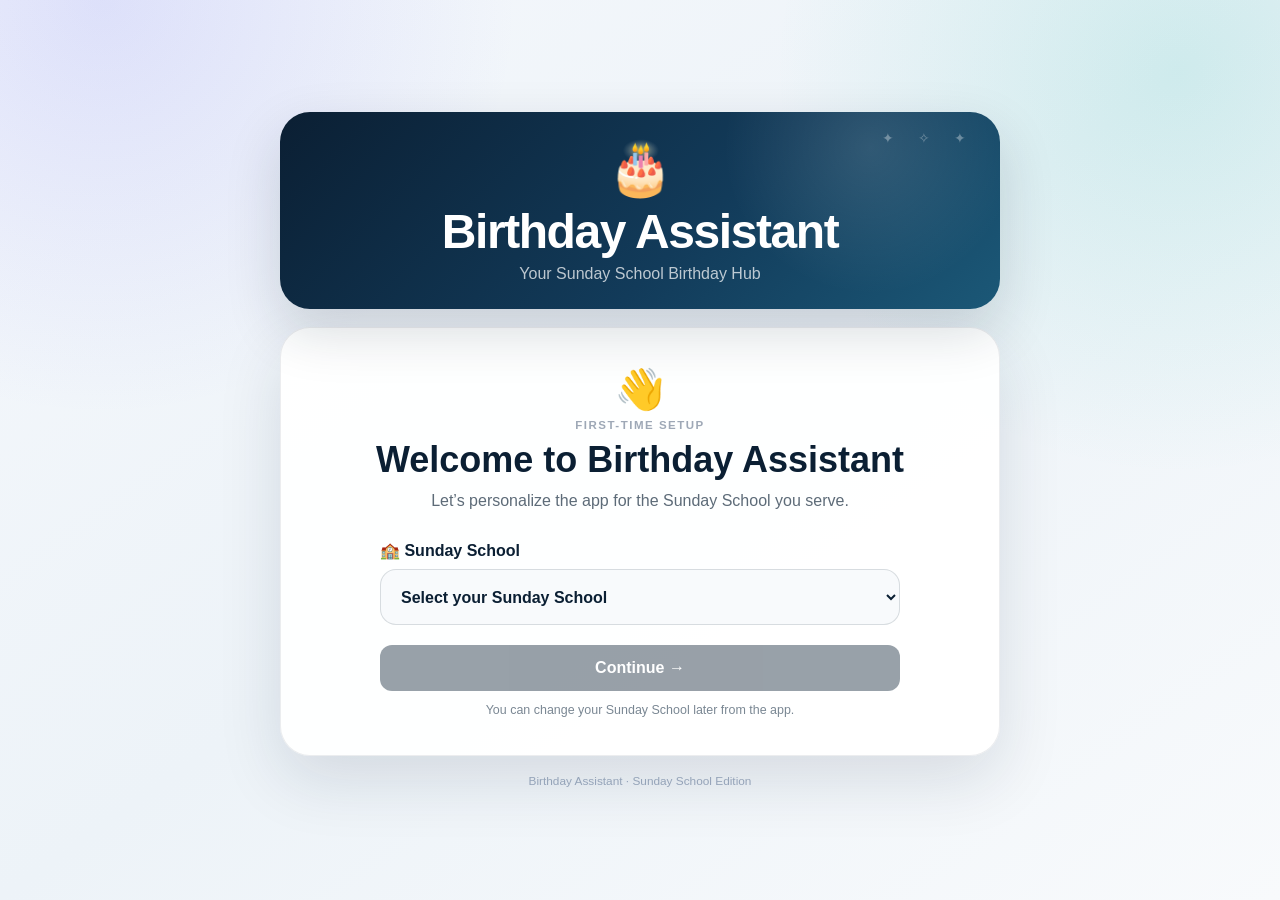
<file: index.html>
<!DOCTYPE html>
<html lang="en">
<head>
  <meta charset="UTF-8">
  <meta name="viewport" content="width=device-width, initial-scale=1, viewport-fit=cover">
  <meta name="theme-color" content="#0b1f33">
  <meta name="apple-mobile-web-app-capable" content="yes">
  <meta name="apple-mobile-web-app-status-bar-style" content="default">
  <meta name="apple-mobile-web-app-title" content="Birthday Assistant">
  <link rel="manifest" href="manifest.json">
  <link rel="apple-touch-icon" href="icons/icon-192.png">
  <link rel="stylesheet" href="style.css?v=1.8.2">
  <title>Birthday Assistant</title>
  <script src="https://cdn.onesignal.com/sdks/web/v16/OneSignalSDK.page.js" defer></script>
  <!-- Birthday Assistant V1.8.2 — Priority 2 Step 2A -->
</head>
<body>
  <section class="class-onboarding" id="classOnboarding" aria-labelledby="classOnboardingTitle" hidden>
    <div class="class-onboarding-shell">
      <div class="class-onboarding-brand">
        <div class="class-onboarding-cake" aria-hidden="true">🎂</div>
        <div class="class-onboarding-brand-name">Birthday Assistant</div>
        <div class="class-onboarding-tagline">Your Sunday School Birthday Hub</div>
      </div>

      <div class="class-onboarding-card">
        <div class="class-onboarding-icon" aria-hidden="true">👋</div>
        <div class="section-kicker">FIRST-TIME SETUP</div>
        <h1 id="classOnboardingTitle">Welcome to Birthday Assistant</h1>
        <p class="class-onboarding-intro">Let’s personalize the app for the Sunday School you serve.</p>

        <div class="class-select-field">
          <label for="sundaySchoolSelect">🏫 Sunday School</label>
          <select id="sundaySchoolSelect">
            <option value="" selected disabled>Select your Sunday School</option>
            <option value="AvaKerolos">Ava Kerolos</option>
            <option value="Malayka">Malayka</option>
            <option value="AbounaFaltaous">Abouna Faltaous</option>
          </select>
        </div>

        <div class="class-selection-preview" id="classSelectionPreview" hidden aria-live="polite">
          <div class="class-preview-logo-wrap"><img id="classPreviewLogo" class="class-preview-logo" src="logos/avakerolos-sonntagsschule.png" alt="" aria-hidden="true"></div>
          <div>
            <strong id="classPreviewName">Sunday School</strong>
            <span id="classPreviewText">Your birthday reminders and cards will be personalized for this class.</span>
          </div>
        </div>

        <button type="button" id="classOnboardingContinue" class="primary-action class-onboarding-continue" disabled>Continue →</button>
        <p class="class-onboarding-note">You can change your Sunday School later from the app.</p>
      </div>

      <div class="class-onboarding-footer">Birthday Assistant · Sunday School Edition</div>
    </div>
  </section>

  <main class="app" id="mainApp">
    <header class="hero">
      <div class="cake">🎂</div>
      <h1>Birthday Assistant</h1>
      <p>Never miss an important birthday.</p>
      <button type="button" id="selectedClassBadge" class="selected-class-badge" hidden aria-label="Change Sunday School"><img id="selectedClassBadgeLogo" class="selected-class-badge-logo" src="logos/avakerolos-sonntagsschule.png" alt="" aria-hidden="true"><span id="selectedClassBadgeText"></span><span aria-hidden="true">⌄</span></button>
      <div class="hero-tools" aria-label="App tools">
        <button type="button" id="enablePush" class="top-tool-button notification-tool needs-attention" aria-label="Enable birthday notifications" title="Birthday notifications">🔔<span class="tool-status-dot" aria-hidden="true"></span></button>
        <button type="button" id="adminDiagnosticsToggle" class="top-tool-button diagnostics-tool" aria-controls="adminDiagnostics" aria-expanded="false" title="Technical diagnostics" aria-label="Technical diagnostics">⚙️</button>
      </div>
    </header>

    <div class="attendance-entry">
      <a href="attendance/index.html" class="attendance-entry-button">📋 Open Attendance →</a>
    </div>

    <section class="notification-strip" id="notificationsPanel" aria-live="polite" hidden>
      <span id="pushStatus">⏳ Preparing push notifications...</span>
      <button id="testLocal" type="button" class="admin-only-control" hidden>🧪 Test</button>
    </section>

    <section class="card reminders-card dashboard-wide" id="remindersCard">
      <div class="section-heading">
        <div>
          <h2>🔔 Birthday Reminders</h2>
          <p class="section-subtitle">Your active birthday reminders stay here for 24 hours.</p>
        </div>
        <span id="reminderCount" class="count-badge">0</span>
      </div>
      <div id="remindersList" class="reminders-list"></div>
      <div id="noReminders" class="empty-state">
        <div class="empty-icon">🎈</div>
        <strong>No active reminders</strong>
        <span>Birthday notifications you receive will appear here.</span>
      </div>
    </section>


    <section class="card dashboard-wide my-cards-card collapsed" id="myCardsCard">
      <button type="button" class="my-cards-toggle" id="myCardsToggle" aria-expanded="false" aria-controls="myCardsContent">
        <span class="my-cards-heading">
          <span>🖼️</span>
          <span>
            <strong>My Cards</strong>
            <small>Your saved birthday cards stay here until you delete them.</small>
          </span>
        </span>
        <span class="my-cards-toggle-right">
          <span id="savedCardCount" class="count-badge">0</span>
          <span class="my-cards-chevron" aria-hidden="true">⌄</span>
        </span>
      </button>
      <div id="myCardsContent" class="my-cards-content" hidden>
        <div id="savedCardsList" class="saved-cards-grid"></div>
        <div id="noSavedCards" class="empty-state">
          <div class="empty-icon">🖼️</div>
          <strong>No saved cards yet</strong>
          <span>Create a card from a birthday reminder and save it here.</span>
        </div>
        <div class="my-cards-actions">
          <button type="button" id="createNewCardFromLibrary" class="primary-action">＋ Create New Card</button>
        </div>
      </div>
    </section>

    <details class="diagnostics admin-diagnostics" id="adminDiagnostics">
      <summary>🛠️ Technical Diagnostics</summary>
      <div class="diag-content">
        <div class="diag-row"><span>OneSignal SDK</span><strong id="diagSdk">Checking...</strong></div>
        <div class="diag-row"><span>Push supported</span><strong id="diagSupport">Checking...</strong></div>
        <div class="diag-row"><span>Native permission</span><strong id="diagPermission">Checking...</strong></div>
        <div class="diag-row"><span>Opted in</span><strong id="diagOptedIn">Checking...</strong></div>
        <div class="diag-row"><span>Subscription ID</span><strong id="diagSubId">Checking...</strong></div>
        <div class="diag-row"><span>Push token</span><strong id="diagToken">Checking...</strong></div>
        <div class="diag-row"><span>PWA service worker</span><strong id="diagPwaSw">Checking...</strong></div>
        <div class="diag-row"><span>OneSignal worker</span><strong id="diagOsSw">Checking...</strong></div>
        <div class="diag-row"><span>OneSignal worker state</span><strong id="diagOsState">Checking...</strong></div>
        <div class="diag-row"><span>OneSignal worker scope</span><strong id="diagOsScope">Checking...</strong></div>
        <div class="diag-row"><span>Selected Sunday School</span><strong id="diagSelectedClass">Checking...</strong></div>
        <div class="diag-row"><span>Notification scope</span><strong id="diagNotificationScope">Checking...</strong></div>
        <pre id="diagLog">Starting diagnostics...</pre>
      </div>
    </details>

    <section class="card dashboard-wide birthday-cards-info" id="birthdayCardsInfo">
      <div class="birthday-cards-info-icon" aria-hidden="true">🎁</div>
      <div class="birthday-cards-info-copy">
        <strong id="birthdayCardsInfoTitle">Ready to celebrate?</strong>
        <p id="birthdayCardsInfoText">Choose a birthday reminder above and turn it into a personalized card.</p>
      </div>
      <span class="birthday-cards-info-arrow" aria-hidden="true">↓</span>
    </section>
  
<section id="cardCreationHub" class="card-creation-hub" hidden aria-labelledby="cardCreationTitle">
  <div class="section-header">
    <div>
      <div class="section-kicker">Birthday Cards</div>
      <h2 id="cardCreationTitle">🎨 Create Your Birthday Card</h2>
      <p class="section-subtitle">How would you like to create it?</p>
    </div>
  </div>

  <div class="card-creation-options">
    <button type="button" class="creation-option" data-creation-method="template" onclick="BirthdayCardUI.openEditor()">
      <span class="creation-option-icon">🎨</span>
      <span class="creation-option-content">
        <strong>Create a Card</strong>
        <span>Choose a beautiful design and personalize it.</span>
      </span>
      <span class="creation-option-arrow" aria-hidden="true">›</span>
    </button>

    <button type="button" class="creation-option creation-option-ai" data-creation-method="ai">
      <span class="creation-option-icon">✨</span>
      <span class="creation-option-content">
        <strong>Use AI</strong>
        <span>Describe the person and let AI create something unique.</span>
      </span>
      <span class="creation-option-arrow" aria-hidden="true">›</span>
    </button>
  </div>

  <button type="button" id="closeCardCreationHub" class="secondary-action card-hub-back" onclick="BirthdayCardUI.closeHub()">← Back to Birthday Reminders</button>
</section>

<section id="aiCardStudio" class="ai-card-studio" hidden aria-labelledby="aiCardStudioTitle">
  <div class="ai-studio-topbar">
    <button type="button" id="closeAiStudio" class="icon-back" aria-label="Back">←</button>
    <div class="ai-studio-title">
      <div class="section-kicker">AI BIRTHDAY CARDS</div>
      <h2 id="aiCardStudioTitle">✨ AI Birthday Card Studio</h2>
      <p>Create a card that is unique to the person — not just another template.</p>
    </div>
    <div class="ai-powered-badge">✨<span><strong>AI Powered</strong><small>Unique designs</small></span></div>
  </div>

  <div class="ai-studio-layout">
    <div class="ai-input-panel">
      <div class="ai-step"><span>1</span><div><strong>Who is the card for?</strong><input id="aiPersonName" type="text" placeholder="Birthday person"></div></div>
      <div class="ai-step"><span>2</span><div><strong>Relationship</strong><div class="ai-chip-grid" id="aiRelationshipChoices">
        <button type="button" class="ai-chip active" data-ai-value="Friend">👥 Friend</button>
        <button type="button" class="ai-chip" data-ai-value="Family">👨‍👩‍👧 Family</button>
        <button type="button" class="ai-chip" data-ai-value="Partner">❤️ Partner</button>
        <button type="button" class="ai-chip" data-ai-value="Colleague">💼 Colleague</button>
      </div></div></div>
      <div class="ai-step"><span>3</span><div><strong>What's the mood?</strong><div class="ai-chip-grid" id="aiMoodChoices">
        <button type="button" class="ai-chip active" data-ai-value="Funny & Playful">😂 Funny & Playful</button>
        <button type="button" class="ai-chip" data-ai-value="Warm">❤️ Warm</button>
        <button type="button" class="ai-chip" data-ai-value="Elegant">✨ Elegant</button>
        <button type="button" class="ai-chip" data-ai-value="Energetic">⚡ Energetic</button>
      </div></div></div>
      <div class="ai-step"><span>4</span><div><strong>Interests / theme</strong><input id="aiInterest" type="text" placeholder="Football, travel, cooking..."></div></div>
      <div class="ai-step"><span>5</span><div><strong>Anything else? <em>optional</em></strong><textarea id="aiNotes" maxlength="500" placeholder="Turning 40, loves football and spending time with friends..."></textarea></div></div>
      <div class="ai-step"><span>6</span><div><strong>💡 Describe your card <em>optional</em></strong><textarea id="aiDesignDescription" maxlength="500" placeholder="Colorful and energetic, with football elements, stadium lights and lots of confetti..."></textarea><small class="ai-field-hint">Tell AI how you want the card to look, feel or be composed.</small></div></div>

      <button type="button" id="generateAiCards" class="ai-generate-button">✨ Generate My AI Card</button>
      <p class="ai-demo-note" id="aiDemoNote">Real AI generation is connected. Each generation uses OpenAI API credit.</p>
    </div>

    <div class="ai-results-panel">
      <div class="ai-results-header"><div><span class="section-kicker">AI GENERATED CARD</span><h3 id="aiResultsTitle">Your unique concepts will appear here</h3><p id="aiResultsSubtitle">Give AI a few details and it will create one personalized birthday artwork.</p></div><button type="button" id="generateAiAgain" class="secondary-action">↻ Generate New</button></div>
      <div id="aiGeneratedGrid" class="ai-generated-grid">
        <div class="ai-empty-results"><div>✨</div><strong>Nothing here yet</strong><span>Your generated birthday artwork will appear here.</span></div>
      </div>
      <div class="ai-result-actions">
        <button type="button" id="aiCustomizeSelected" class="secondary-action" disabled>✏️ Customize Selected Card</button>
        <button type="button" id="aiUseSelected" class="primary-action" disabled>💾 Save Card</button>
      </div>
    </div>
  </div>
</section>

<section id="cardEditor" class="card-editor-shell" hidden aria-labelledby="cardEditorTitle">
  <div class="editor-topbar">
    <button type="button" id="closeCardEditor" class="icon-back" aria-label="Back"><span aria-hidden="true">←</span></button>
    <div>
      <div class="section-kicker">BIRTHDAY CARDS</div>
      <h2 id="cardEditorTitle">Create Birthday Card</h2>
    </div>
    <div class="editor-badge" aria-hidden="true">🎂</div>
  </div>

  <div class="editor-layout">
    <div class="card-preview-panel">
      <div class="preview-label">LIVE PREVIEW</div>
      <div id="birthdayCardPreview" class="birthday-card-preview theme-celebration">
        <img id="previewAIImage" class="preview-ai-image" alt="AI-generated birthday artwork" hidden>
        <div class="card-theme-watermark" aria-hidden="true">🎉</div>
        <div class="card-decoration card-decoration-top">🎈　🎈　🎈</div>
        <div class="card-eyebrow">HAPPY BIRTHDAY</div>
        <div id="previewName" class="preview-name">Birthday!</div>
        <div id="previewMessage" class="preview-message"></div>
        <div class="card-decoration card-decoration-bottom">🎂　🎁　🎉</div>
      </div>
    </div>

    <div class="editor-controls">
      <div class="editor-field">
        <label for="cardName">Name</label>
        <input id="cardName" type="text" maxlength="60" autocomplete="off">
      </div>

      <div class="editor-field">
        <div class="field-label-row">
          <label for="cardMessage">Deine Nachricht</label>
          <span id="messageCounter">0/220</span>
        </div>
        <textarea id="cardMessage" maxlength="220" rows="5"></textarea>
      </div>

      <div class="design-section">
        <div class="field-label-row">
          <span class="field-label">Choose a Design</span>
          <button type="button" id="shuffleDesigns" class="shuffle-designs" title="Show six new designs">↻ New designs</button>
        </div>
        <div id="designOptions" class="design-options" aria-label="Birthday card designs"></div>
      </div>

      <div class="editor-actions">
        <button type="button" id="saveBirthdayCard" class="primary-action">💾 Save Card</button>
        <button type="button" id="cancelCardEditor" class="secondary-action">← Back</button>
      </div>
    </div>
  </div>
</section>


<div id="v151ComingSoon" class="v151-coming-soon" hidden role="dialog" aria-modal="true" aria-labelledby="v151ComingSoonTitle">
  <div class="v151-dialog">
    <div class="v151-dialog-icon" id="v151DialogIcon">🎨</div>
    <h3 id="v151ComingSoonTitle">Card Creator</h3>
    <p id="v151ComingSoonText">This creation option is part of the next V1.5 step. The V1.5.1 hub is ready, while the actual creator will be added next.</p>
    <button type="button" id="closeV151Dialog" class="primary-action">Got it</button>
  </div>
</div>


<div class="app-version" aria-label="App version">V1.0 • Production Version</div>

</main>

  <script>
    window.OneSignalDeferred = window.OneSignalDeferred || [];

    OneSignalDeferred.push(async function(OneSignal) {
      try {
        OneSignal.Debug.setLogLevel("trace");
        window.__oneSignal = OneSignal;

        const registration = await navigator.serviceWorker.register(
          "onesignal/OneSignalSDKWorker.js",
          { scope: "/birthday-assistant/onesignal/" }
        );

        window.__oneSignalWorkerRegistration = registration;
        window.dispatchEvent(new Event("onesignal-worker-registered"));

        await OneSignal.init({
          appId: "eafe14ef-fde2-4de8-880f-686a9a28d54e",
          serviceWorkerPath: "/birthday-assistant/onesignal/OneSignalSDKWorker.js",
          serviceWorkerParam: {
            scope: "/birthday-assistant/onesignal/"
          },
          serviceWorkerOverrideForTypical: true
        });

        window.dispatchEvent(new Event("onesignal-ready"));
      } catch (error) {
        console.error("OneSignal setup failed:", error);
        window.__oneSignalInitError = error;
        window.dispatchEvent(new CustomEvent("onesignal-error", { detail: error }));
      }
    });
  </script>

  
<script>
  window.BirthdayCardUI = {
    currentName: "",
    openHub: function(name) {
      this.currentName = name || "Birthday";
      var hub = document.getElementById("cardCreationHub");
      var editor = document.getElementById("cardEditor");
      if (editor) editor.hidden = true;
      if (hub) {
        hub.hidden = false;
        hub.scrollIntoView({behavior:"smooth", block:"start"});
      }
    },
    openEditor: function() {
      var hub = document.getElementById("cardCreationHub");
      var editor = document.getElementById("cardEditor");
      if (!editor) return;
      if (window.BirthdayAssistantV151 && typeof window.BirthdayAssistantV151.openEditor === "function") {
        window.BirthdayAssistantV151.openEditor(this.currentName || "Birthday");
        return;
      }
      var name = this.currentName || "Birthday";
      var nameInput = document.getElementById("cardName");
      var messageInput = document.getElementById("cardMessage");
      if (nameInput) nameInput.value = name;
      if (messageInput) messageInput.value =
        "🎂 Alles Gute zum Geburtstag, " + name + "! Ich wünsche dir einen wunderschönen Tag voller Freude, Glück und schöner Momente! 🎉";
      if (hub) hub.hidden = true;
      editor.hidden = false;
      editor.scrollIntoView({behavior:"smooth", block:"start"});
      if (typeof window.updateBirthdayCardPreview === "function") window.updateBirthdayCardPreview();
    },
    closeHub: function() {
      var hub = document.getElementById("cardCreationHub");
      var editor = document.getElementById("cardEditor");
      if (editor) editor.hidden = true;
      if (hub) hub.hidden = true;
      var reminders = document.getElementById("remindersCard");
      if (reminders) reminders.scrollIntoView({behavior:"smooth", block:"start"});
    }
  };
</script>

  <script src="app.js?v=1.0-production"></script>


</body>
</html>
</file>
<file: style.css>
* { box-sizing:border-box; }
body { margin:0; font-family:-apple-system,BlinkMacSystemFont,"Segoe UI",sans-serif; background:#f4f7fa; color:#0b1f33; }
.app { max-width:680px; margin:0 auto; padding:24px 18px 40px; }
.hero { position:relative; text-align:center; padding:18px 10px 24px; }
.cake { font-size:52px; }
h1 { margin:8px 0; font-size:30px; }
.hero p { margin:0; color:#5d6b78; }
.card { background:white; border-radius:18px; padding:20px; margin:14px 0; box-shadow:0 6px 20px rgba(11,31,51,.08); }
.card h2 { margin-top:0; font-size:20px; }
.card p { color:#5d6b78; line-height:1.5; }
.section-heading { display:flex; justify-content:space-between; align-items:flex-start; gap:12px; }
.section-heading h2 { margin-bottom:4px; }
.section-subtitle { margin:0; font-size:14px; }
.count-badge { min-width:30px; height:30px; padding:5px 9px; border-radius:999px; background:#e9eef3; color:#0b1f33; font-weight:700; text-align:center; }
.reminders-list { display:grid; gap:12px; margin-top:16px; }
.reminder-item { display:grid; grid-template-columns:auto minmax(0,1fr) auto; gap:13px; align-items:center; padding:14px; border:1px solid #e7edf2; border-radius:14px; background:#fbfcfd; }
.reminder-icon { width:42px; height:42px; display:grid; place-items:center; flex:0 0 42px; border-radius:12px; background:#eef3f7; font-size:22px; }
.reminder-content { min-width:0; }
.reminder-content h3 { margin:0 0 5px; font-size:17px; }
.reminder-content p { margin:0 0 7px; font-size:14px; color:#425466; }
.reminder-expiry { font-size:12px; color:#71808d; }
.empty-state { padding:20px 8px 6px; text-align:center; color:#71808d; }
.empty-state[hidden] { display:none; }
.empty-icon { font-size:34px; margin-bottom:6px; }
.empty-state strong, .empty-state span { display:block; }
.empty-state strong { color:#425466; margin-bottom:3px; }
button { width:100%; border:0; border-radius:12px; padding:14px 16px; margin-top:10px; font-size:16px; font-weight:600; cursor:pointer; background:#0b1f33; color:white; }
button.secondary { background:#e9eef3; color:#0b1f33; }
button:disabled { opacity:.55; cursor:default; }
.attendance-entry { grid-column:1 / -1; width:100%; min-height:150px; margin:14px 0; display:grid; place-items:center; text-align:center; }
.attendance-entry-button {
  display:inline-flex;
  align-items:center;
  justify-content:center;
  width:auto;
  min-width:190px;
  margin:0;
  padding:14px 20px;
  border:0;
  border-radius:12px;
  background:#0b1f33;
  color:#fff;
  font-size:16px;
  font-weight:600;
  line-height:1.25;
  text-decoration:none;
  cursor:pointer;
}
.attendance-entry-button:hover { background:#163653; }
.attendance-entry-button:focus-visible { outline:3px solid rgba(45,80,130,.35); outline-offset:3px; }
.diagnostics { font-size:14px; }
.diag-row { display:flex; justify-content:space-between; gap:16px; padding:9px 0; border-bottom:1px solid #edf1f4; }
.diag-row span { color:#5d6b78; }
.diag-row strong { text-align:right; overflow-wrap:anywhere; max-width:60%; }
#diagLog { margin:14px 0 0; padding:12px; background:#0b1f33; color:#dce7ef; border-radius:10px; white-space:pre-wrap; overflow-wrap:anywhere; max-height:320px; overflow:auto; font-size:11px; }
details.diagnostics summary { cursor:pointer; font-size:18px; font-weight:700; list-style:none; }
details.diagnostics summary::-webkit-details-marker { display:none; }
details.diagnostics summary::after { content:"＋"; float:right; font-size:20px; }
details.diagnostics[open] summary::after { content:"−"; }
.diag-content { margin-top:14px; }
@media (max-width:430px) { .app { padding-left:14px; padding-right:14px; } .card { padding:17px; } }



/* =========================================================
   V1.5.1 — Birthday Card Creation Hub
   ========================================================= */
.card-creation-hub {
  margin-top: 18px;
  padding: 18px;
  border-radius: 24px;
  background: linear-gradient(180deg, rgba(255,255,255,.98), rgba(247,249,252,.98));
  border: 1px solid rgba(20, 35, 55, .08);
  box-shadow: 0 12px 30px rgba(20, 35, 55, .08);
}

.card-creation-hub[hidden],
.v151-coming-soon[hidden] {
  display: none !important;
}

.section-kicker {
  font-size: .76rem;
  font-weight: 800;
  letter-spacing: .08em;
  text-transform: uppercase;
  opacity: .62;
  margin-bottom: 4px;
}

.section-subtitle {
  margin: 4px 0 0;
  opacity: .7;
}

.card-creation-options {
  display: grid;
  gap: 12px;
  margin-top: 18px;
}

.creation-option {
  width: 100%;
  display: grid;
  grid-template-columns: 52px 1fr 24px;
  align-items: center;
  gap: 12px;
  text-align: left;
  border: 1px solid rgba(20, 35, 55, .08);
  border-radius: 18px;
  padding: 14px 14px 14px 12px;
  background: #fff;
  box-shadow: 0 5px 15px rgba(20, 35, 55, .06);
  cursor: pointer;
  transition: transform .16s ease, box-shadow .16s ease, border-color .16s ease;
}

.creation-option:hover,
.creation-option:focus-visible {
  transform: translateY(-1px);
  box-shadow: 0 9px 22px rgba(20, 35, 55, .10);
  border-color: rgba(20, 35, 55, .16);
  outline: none;
}

.creation-option:active {
  transform: translateY(0);
}

.creation-option-icon {
  width: 52px;
  height: 52px;
  display: grid;
  place-items: center;
  border-radius: 16px;
  font-size: 1.65rem;
  background: #f3f6fa;
}

.creation-option-content {
  display: grid;
  gap: 3px;
}

.creation-option-content strong {
  font-size: 1rem;
}

.creation-option-content span {
  font-size: .86rem;
  line-height: 1.35;
  opacity: .68;
}

.creation-option-arrow {
  font-size: 1.55rem;
  opacity: .42;
  text-align: center;
}

.card-hub-back {
  width: 100%;
  margin-top: 16px;
}

.create-birthday-card-button {
  width: auto;
  min-width: 210px;
  margin: 0;
  padding: 12px 18px;
  font-size: 14px;
  white-space: nowrap;
}

.v151-coming-soon {
  position: fixed;
  inset: 0;
  z-index: 1000;
  display: grid;
  place-items: center;
  padding: 20px;
  background: rgba(15, 23, 42, .48);
  backdrop-filter: blur(4px);
}

.v151-dialog {
  width: min(100%, 390px);
  padding: 24px;
  border-radius: 24px;
  background: #fff;
  text-align: center;
  box-shadow: 0 25px 70px rgba(0,0,0,.24);
}

.v151-dialog-icon {
  font-size: 2.5rem;
  margin-bottom: 8px;
}

.v151-dialog h3 {
  margin: 0 0 8px;
}

.v151-dialog p {
  margin: 0;
  line-height: 1.5;
  opacity: .72;
}

.v151-dialog .primary-action {
  width: 100%;
  margin-top: 18px;
}

@media (min-width: 640px) {
  .card-creation-options {
    grid-template-columns: repeat(3, 1fr);
  }

  .creation-option {
    grid-template-columns: 1fr;
    text-align: center;
    padding: 20px 14px;
  }

  .creation-option-icon {
    margin: 0 auto 4px;
  }

  .creation-option-arrow {
    display: none;
  }
}


/* =========================================================
   V1.5.2 — Birthday Card Editor
   ========================================================= */
.card-editor[hidden] { display: none !important; }
.card-editor {
  margin-top: 18px;
  padding: 18px;
  border-radius: 24px;
  background: linear-gradient(180deg, rgba(255,255,255,.99), rgba(247,249,252,.99));
  border: 1px solid rgba(20,35,55,.08);
  box-shadow: 0 12px 30px rgba(20,35,55,.08);
}
.editor-topbar { display:flex; align-items:center; gap:12px; margin-bottom:18px; }
.editor-back { border:0; background:transparent; padding:8px 4px; font-weight:700; cursor:pointer; }
.editor-title-wrap { flex:1; }
.editor-title-wrap h2 { margin:0; }
.editor-layout { display:grid; gap:20px; }
.card-preview-wrap { display:flex; justify-content:center; }
.birthday-card-preview {
  width:min(100%, 430px);
  aspect-ratio:4/5;
  position:relative;
  overflow:hidden;
  border-radius:28px;
  padding:28px;
  display:flex;
  flex-direction:column;
  justify-content:space-between;
  text-align:center;
  box-shadow:0 20px 45px rgba(20,35,55,.18);
  transition:background .25s ease, color .25s ease;
}
.card-preview-inner { position:relative; z-index:2; margin:auto 0; }
.card-small-title { font-size:.8rem; letter-spacing:.2em; font-weight:900; margin-bottom:10px; }
.card-preview-name { font-size:clamp(2rem, 9vw, 3.2rem); line-height:1.02; font-weight:900; word-break:break-word; }
.card-preview-message { margin:20px auto 0; max-width:330px; font-size:1rem; line-height:1.5; font-weight:650; white-space:pre-wrap; word-break:break-word; }
.card-decoration { position:relative; z-index:2; font-size:clamp(1.5rem, 6vw, 2.3rem); letter-spacing:.08em; }
.card-sparkles { position:absolute; inset:12% 10% auto; opacity:.55; font-size:1.2rem; letter-spacing:1.2rem; }
.editor-controls { display:grid; gap:16px; }
.editor-field { display:grid; gap:8px; }
.editor-field label, .field-label-row label { font-weight:800; }
.field-label-row { display:flex; justify-content:space-between; align-items:center; gap:12px; }
.character-count, .selected-design-label { font-size:.78rem; opacity:.6; }
.editor-field input, .editor-field textarea {
  width:100%; box-sizing:border-box; border:1px solid rgba(20,35,55,.14); border-radius:14px;
  padding:13px 14px; font:inherit; background:#fff; color:inherit; outline:none;
}
.editor-field textarea { resize:vertical; min-height:120px; }
.editor-field input:focus, .editor-field textarea:focus { border-color:rgba(11,31,51,.45); box-shadow:0 0 0 3px rgba(11,31,51,.08); }
.design-choices { display:grid; grid-template-columns:repeat(3,1fr); gap:10px; }
.design-choice { border:1px solid rgba(20,35,55,.09); border-radius:16px; background:#fff; padding:9px 6px; display:grid; gap:6px; place-items:center; font:inherit; font-size:.78rem; font-weight:750; cursor:pointer; }
.design-choice.selected { border-color:#0b1f33; box-shadow:0 0 0 2px rgba(11,31,51,.1); }
.design-thumb { width:58px; height:58px; border-radius:13px; display:grid; place-items:center; font-size:1.55rem; }
.editor-status { min-height:20px; font-size:.86rem; text-align:center; opacity:.8; }
.editor-save { width:100%; }
.card-theme-watermark {
  position: absolute;
  right: -10%;
  bottom: 8%;
  font-size: clamp(5rem, 18vw, 10rem);
  line-height: 1;
  opacity: .10;
  transform: rotate(-12deg);
  pointer-events: none;
}

.theme-celebration { background: radial-gradient(circle at 20% 20%, #ff6b8a, transparent 35%), linear-gradient(145deg, #ff6b6b, #ffb347); }
.theme-kids { background: radial-gradient(circle at 80% 20%, #ffd6f6, transparent 35%), linear-gradient(145deg, #7dd3fc, #c4b5fd); }
.theme-sports { background: radial-gradient(circle at 70% 30%, #60a5fa, transparent 35%), linear-gradient(145deg, #2563eb, #0f766e); }
.theme-elegant { background: radial-gradient(circle at 25% 20%, #f5f3ff, transparent 28%), linear-gradient(145deg, #111827, #4c1d95); }
.theme-fun { background: radial-gradient(circle at 25% 25%, #fde68a, transparent 30%), linear-gradient(145deg, #14b8a6, #ec4899); }
.theme-classic { background: radial-gradient(circle at 75% 15%, #fed7aa, transparent 30%), linear-gradient(145deg, #9a3412, #b45309); }
.theme-adventure { background: radial-gradient(circle at 78% 18%, #fde68a, transparent 28%), linear-gradient(145deg, #0f766e, #14532d 60%, #0f172a); }
.theme-magical { background: radial-gradient(circle at 18% 18%, #fbcfe8, transparent 30%), linear-gradient(145deg, #7c3aed, #db2777 60%, #2563eb); }
.theme-flowers { background: radial-gradient(circle at 22% 18%, #fbcfe8, transparent 32%), linear-gradient(145deg, #166534, #be185d 58%, #f59e0b); }
.theme-gaming { background: radial-gradient(circle at 70% 20%, #22d3ee, transparent 28%), linear-gradient(145deg, #111827, #312e81 58%, #7e22ce); }
.theme-space { background: radial-gradient(circle at 30% 18%, #fef3c7, transparent 18%), linear-gradient(145deg, #020617, #172554 58%, #312e81); }
.theme-rainbow { background: conic-gradient(from 210deg at 50% 50%, #ef4444, #f59e0b, #eab308, #22c55e, #06b6d4, #3b82f6, #8b5cf6, #ef4444); }

/* Mini design previews: show the actual theme, not just a colored square. */
.design-swatch {
  width: 100%;
  height: 100%;
  border-radius: 11px;
  display: grid;
  place-items: center;
  text-align: center;
  position: relative;
  color: white;
  padding: 7px;
  isolation: isolate;
}
.design-swatch::after {
  content: "";
  position: absolute;
  inset: 0;
  background: radial-gradient(circle at 72% 24%, rgba(255,255,255,.28), transparent 28%);
  border-radius: inherit;
  z-index: -1;
}
.design-swatch-pattern {
  position: absolute;
  top: 8px;
  left: 6px;
  right: 6px;
  font-size: .65rem;
  white-space: nowrap;
  overflow: hidden;
  opacity: .9;
}
.design-swatch > strong { font-size: 1.7rem; margin-top: 4px; }
.design-swatch-name {
  position: absolute;
  left: 7px;
  right: 7px;
  bottom: 6px;
  font-size: .55rem;
  font-weight: 900;
  letter-spacing: .06em;
  text-transform: uppercase;
  text-shadow: 0 1px 4px rgba(0,0,0,.35);
}

@media (min-width: 720px) {
  .editor-layout {
    grid-template-columns: minmax(300px, 1.05fr) minmax(300px, .95fr);
    align-items: start;
  }

  .card-preview-panel {
    position: sticky;
    top: 16px;
  }

  .birthday-card-preview {
    width: min(100%, 430px);
  }
}

/* V1.5.3.1 — editor shell and navigation polish */
.card-editor-shell {
  margin-top: 18px;
  padding: 18px;
  border-radius: 28px;
  background:
    radial-gradient(circle at 15% 10%, rgba(94, 234, 212, .10), transparent 24%),
    radial-gradient(circle at 85% 12%, rgba(129, 140, 248, .16), transparent 30%),
    linear-gradient(145deg, #f8fbff 0%, #eef3f9 52%, #f9fbff 100%);
  border: 1px solid rgba(20, 35, 55, .08);
  box-shadow: 0 22px 55px rgba(15, 30, 55, .12);
  overflow: hidden;
}

.card-editor-shell[hidden] {
  display: none !important;
}

.editor-topbar {
  display: grid;
  grid-template-columns: 42px 1fr 42px;
  align-items: center;
  gap: 12px;
  margin-bottom: 18px;
}

.editor-topbar h2 {
  margin: 0;
  font-size: clamp(1.25rem, 4vw, 1.65rem);
}

.icon-back {
  width: 42px;
  height: 42px;
  border: 0;
  border-radius: 14px;
  background: #0b1f33;
  color: #fff;
  display: grid;
  place-items: center;
  font-size: 1.35rem;
  font-weight: 800;
  cursor: pointer;
  box-shadow: 0 8px 18px rgba(20,35,55,.14);
}

.icon-back:hover { background: #123b5a; }

.editor-badge {
  width: 42px;
  height: 42px;
  display: grid;
  place-items: center;
  border-radius: 14px;
  background: rgba(255,255,255,.82);
  box-shadow: 0 8px 18px rgba(20,35,55,.08);
}

/* V1.5.2.2 — energetic dashboard + responsive polish */
body {
  min-height: 100vh;
  background:
    radial-gradient(circle at 8% 0%, rgba(99,102,241,.10), transparent 26%),
    radial-gradient(circle at 92% 8%, rgba(20,184,166,.10), transparent 25%),
    linear-gradient(145deg, #f5f8fc 0%, #edf3f8 50%, #f8fafc 100%);
}

.app {
  width: min(1120px, calc(100% - 28px));
  max-width: 1120px;
  margin: 0 auto;
  padding: 22px 0 52px;
  display: grid;
  grid-template-columns: 1fr;
  gap: 16px;
}

.hero {
  grid-column: 1 / -1;
  position: relative;
  overflow: hidden;
  padding: 28px 26px;
  border-radius: 30px;
  background:
    radial-gradient(circle at 15% 20%, rgba(255,255,255,.24), transparent 25%),
    radial-gradient(circle at 85% 80%, rgba(255,255,255,.14), transparent 28%),
    linear-gradient(135deg, #0b1f33 0%, #123b5a 55%, #174d66 100%);
  color: white;
  text-align: left;
  box-shadow: 0 24px 55px rgba(11,31,51,.20);
}

.hero::after {
  content: "✦   ✧   ✦";
  position: absolute;
  right: 26px;
  top: 18px;
  font-size: 1.3rem;
  letter-spacing: .8rem;
  opacity: .30;
}

.hero .cake {
  font-size: 42px;
}

.hero h1 {
  margin: 5px 0 4px;
  font-size: clamp(1.9rem, 4vw, 2.8rem);
  letter-spacing: -.03em;
}

.hero p {
  color: rgba(255,255,255,.72);
  margin: 0;
}

.card,
.card-creation-hub,
.card-editor-shell {
  margin: 0;
}

.dashboard-wide {
  grid-column: 1 / -1;
}

.dashboard-panel {
  height: 100%;
}

.notifications-panel,
.diagnostics {
  min-width: 0;
}

.card {
  border: 1px solid rgba(20,35,55,.06);
  box-shadow: 0 14px 34px rgba(11,31,51,.08);
}

.reminders-card {
  background:
    linear-gradient(180deg, rgba(255,255,255,.98), rgba(248,251,253,.98));
}

.birthday-cards-info {
  background:
    radial-gradient(circle at 90% 20%, rgba(99,102,241,.08), transparent 28%),
    linear-gradient(135deg, rgba(255,255,255,.98), rgba(244,248,252,.98));
}

@media (min-width: 760px) {
  .app {
    grid-template-columns: minmax(0, 1.25fr) minmax(300px, .75fr);
    align-items: stretch;
  }

  .hero,
  .dashboard-wide,
  .card-creation-hub,
  .card-editor-shell,
  .v151-coming-soon {
    grid-column: 1 / -1;
  }

  .notifications-panel,
  .diagnostics {
    grid-column: span 1;
  }
}

@media (min-width: 1000px) {
  .app {
    gap: 18px;
  }

  .reminders-card {
    padding: 24px;
  }

  .editor-layout {
    grid-template-columns: minmax(420px, 1.1fr) minmax(390px, .9fr);
  }

  .design-options {
    grid-template-columns: repeat(3, minmax(0, 1fr));
  }
}

@media (max-width: 759px) {
  .app {
    width: min(100% - 20px, 680px);
    padding-top: 10px;
  }

  .hero {
    padding: 22px 20px;
  }

  .editor-layout {
    grid-template-columns: 1fr;
  }

  .birthday-card-preview {
    width: min(100%, 410px);
  }

  .design-options {
    grid-template-columns: repeat(2, minmax(0, 1fr));
  }
}

.shuffle-designs {
  width: auto;
  margin: 0;
  padding: 6px 9px;
  border-radius: 10px;
  background: rgba(11,31,51,.07);
  color: #0b1f33;
  font-size: .72rem;
  font-weight: 800;
}

.shuffle-designs:hover {
  background: rgba(11,31,51,.12);
}

.modal-open { overflow: hidden; }

.saved-card-preview-modal {
  position: fixed;
  inset: 0;
  z-index: 1000;
  display: grid;
  place-items: center;
  padding: max(14px, env(safe-area-inset-top)) 14px max(14px, env(safe-area-inset-bottom));
}
.saved-card-preview-modal[hidden] { display: none !important; }
.saved-card-preview-backdrop { position:absolute; inset:0; background: rgba(5,14,25,.72); backdrop-filter: blur(10px); }
.saved-card-preview-dialog {
  position: relative;
  width: min(720px, 100%);
  max-height: calc(100vh - 28px);
  overflow: auto;
  padding: 14px;
  border-radius: 24px;
  background: rgba(248,251,255,.98);
  box-shadow: 0 30px 90px rgba(0,0,0,.30);
}
.saved-card-preview-toolbar { display:flex; align-items:center; justify-content:space-between; gap:12px; margin-bottom:10px; }
.saved-card-preview-toolbar .icon-back { flex:0 0 auto; }
.saved-card-full-preview-wrap { display:grid; place-items:center; }
.saved-card-full-preview { width: min(100%, 520px); }
.saved-card-preview-actions { display:grid; grid-template-columns: 1fr 1fr; gap:10px; margin-top:12px; }

.app-version {
  grid-column: 1 / -1;
  text-align: center;
  font-size: .62rem;
  font-weight: 700;
  letter-spacing: .08em;
  opacity: .32;
  padding-top: 2px;
}


/* V1.5.3.1 — Collapsible My Cards + themed previews */
.my-cards-card {
  overflow: hidden;
}

.my-cards-toggle {
  width: 100%;
  display: flex;
  align-items: center;
  justify-content: space-between;
  gap: 14px;
  padding: 0;
  border: 0;
  background: transparent;
  color: inherit;
  text-align: left;
  cursor: pointer;
}

.my-cards-heading {
  display: flex;
  align-items: center;
  gap: 10px;
  min-width: 0;
}

.my-cards-heading > span:first-child { font-size: 1.35rem; }
.my-cards-heading strong { display: block; font-size: 1.05rem; }
.my-cards-heading small { display: block; margin-top: 3px; font-size: .72rem; opacity: .55; }
.my-cards-toggle-right { display:flex; align-items:center; gap:8px; flex:0 0 auto; }
.my-cards-chevron {
  width: 30px; height: 30px; border-radius: 10px;
  display:grid; place-items:center;
  background: rgba(11,31,51,.07);
  font-size: 1.05rem;
  transition: transform .18s ease;
}
.my-cards-card:not(.collapsed) .my-cards-chevron { transform: rotate(180deg); }
.my-cards-content { margin-top: 14px; }
.my-cards-card.collapsed .my-cards-content { display: none; }
.my-cards-toggle:focus-visible { outline: 3px solid rgba(45,80,130,.20); outline-offset: 5px; border-radius: 12px; }

/* V1.5.3 — My Cards library */
.my-cards-card {
  background:
    radial-gradient(circle at 12% 15%, rgba(94, 234, 212, .10), transparent 24%),
    radial-gradient(circle at 88% 10%, rgba(129, 140, 248, .10), transparent 28%),
    linear-gradient(135deg, rgba(255,255,255,.98), rgba(245,248,252,.98));
}

.saved-cards-grid {
  display: grid;
  grid-template-columns: repeat(2, minmax(0, 1fr));
  gap: 16px;
  margin-top: 16px;
}

.saved-card-item {
  min-width: 0;
  padding: 12px;
  border: 1px solid rgba(20,35,55,.08);
  border-radius: 20px;
  background: rgba(255,255,255,.82);
  box-shadow: 0 10px 28px rgba(20,35,55,.07);
}

.saved-card-preview {
  width: 100%;
  max-width: none;
  aspect-ratio: 4 / 5;
  border-radius: 17px;
  padding: 20px;
  box-shadow: 0 12px 26px rgba(15,25,45,.15);
}

.saved-card-preview .preview-name {
  font-size: clamp(1.45rem, 4vw, 2.5rem);
}

.saved-card-preview .preview-message {
  font-size: clamp(.7rem, 1.8vw, .92rem);
  max-width: 270px;
}

.saved-card-preview .card-eyebrow {
  font-size: .58rem;
}

.saved-card-preview .card-decoration {
  font-size: 1.15rem;
}

.saved-card-meta {
  padding: 12px 3px 8px;
}

.saved-card-person {
  font-weight: 900;
  font-size: 1rem;
  overflow-wrap: anywhere;
}

.saved-card-details {
  margin-top: 3px;
  font-size: .72rem;
  opacity: .55;
  overflow-wrap: anywhere;
}

.saved-card-actions {
  display: grid;
  grid-template-columns: repeat(4, minmax(0, 1fr));
  gap: 7px;
}

.saved-card-preview { cursor: pointer; }
.saved-card-preview:focus-visible { outline: 3px solid rgba(45,80,130,.30); outline-offset: 3px; }

.saved-card-actions button {
  min-width: 0;
  padding: 9px 6px;
  font-size: .72rem;
  white-space: nowrap;
}

.danger-action {
  color: #9f1239;
  background: rgba(159,18,57,.06);
}

.my-cards-actions {
  display: flex;
  justify-content: center;
  margin-top: 16px;
}

@media (max-width: 759px) {
  .saved-cards-grid {
    grid-template-columns: 1fr;
  }
}

@media (max-width: 560px) {
  .saved-card-actions { grid-template-columns: repeat(2, minmax(0, 1fr)); }
  .saved-card-preview-dialog { border-radius: 20px; padding: 10px; }
  .saved-card-full-preview { width: min(100%, 390px); }
}


/* V1.5.3.2 — Theme consistency patch.
   Keep the visual identity identical across live preview, thumbnails, saved cards and full-screen preview. */
.birthday-card-preview.theme-celebration,
.design-swatch.theme-celebration { background-color:#ff8a65 !important; background-image:radial-gradient(circle at 20% 20%, #ff6b8a, transparent 35%), linear-gradient(145deg, #ff6b6b, #ffb347) !important; color:#fff !important; }
.birthday-card-preview.theme-kids,
.design-swatch.theme-kids { background-color:#8dd8f8 !important; background-image:radial-gradient(circle at 80% 20%, #ffd6f6, transparent 35%), linear-gradient(145deg, #7dd3fc, #c4b5fd) !important; color:#fff !important; }
.birthday-card-preview.theme-sports,
.design-swatch.theme-sports { background-color:#2563eb !important; background-image:radial-gradient(circle at 70% 30%, #60a5fa, transparent 35%), linear-gradient(145deg, #2563eb, #0f766e) !important; color:#fff !important; }
.birthday-card-preview.theme-elegant,
.design-swatch.theme-elegant { background-color:#24114f !important; background-image:radial-gradient(circle at 25% 20%, #f5f3ff, transparent 28%), linear-gradient(145deg, #111827, #4c1d95) !important; color:#fff !important; }
.birthday-card-preview.theme-fun,
.design-swatch.theme-fun { background-color:#ec4899 !important; background-image:radial-gradient(circle at 25% 25%, #fde68a, transparent 30%), linear-gradient(145deg, #14b8a6, #ec4899) !important; color:#fff !important; }
.birthday-card-preview.theme-classic,
.design-swatch.theme-classic { background-color:#9a3412 !important; background-image:radial-gradient(circle at 75% 15%, #fed7aa, transparent 30%), linear-gradient(145deg, #9a3412, #b45309) !important; color:#fff !important; }
.birthday-card-preview.theme-adventure,
.design-swatch.theme-adventure { background-color:#14532d !important; background-image:radial-gradient(circle at 78% 18%, #fde68a, transparent 28%), linear-gradient(145deg, #0f766e, #14532d 60%, #0f172a) !important; color:#fff !important; }
.birthday-card-preview.theme-magical,
.design-swatch.theme-magical { background-color:#7c3aed !important; background-image:radial-gradient(circle at 18% 18%, #fbcfe8, transparent 30%), linear-gradient(145deg, #7c3aed, #db2777 60%, #2563eb) !important; color:#fff !important; }
.birthday-card-preview.theme-flowers,
.design-swatch.theme-flowers { background-color:#166534 !important; background-image:radial-gradient(circle at 22% 18%, #fbcfe8, transparent 32%), linear-gradient(145deg, #166534, #be185d 58%, #f59e0b) !important; color:#fff !important; }
.birthday-card-preview.theme-gaming,
.design-swatch.theme-gaming { background-color:#312e81 !important; background-image:radial-gradient(circle at 70% 20%, #22d3ee, transparent 28%), linear-gradient(145deg, #111827, #312e81 58%, #7e22ce) !important; color:#fff !important; }
.birthday-card-preview.theme-space,
.design-swatch.theme-space { background-color:#172554 !important; background-image:radial-gradient(circle at 30% 18%, #fef3c7, transparent 18%), linear-gradient(145deg, #020617, #172554 58%, #312e81) !important; color:#fff !important; }
.birthday-card-preview.theme-rainbow,
.design-swatch.theme-rainbow { background-color:#8b5cf6 !important; background-image:conic-gradient(from 210deg at 50% 50%, #ef4444, #f59e0b, #eab308, #22c55e, #06b6d4, #3b82f6, #8b5cf6, #ef4444) !important; color:#fff !important; }

/* Make the editor navigation control visibly intentional even if an older style is cached. */
.card-editor-shell .icon-back,
.saved-card-preview-toolbar .icon-back {
  background:#0b1f33 !important;
  color:#fff !important;
  border:0 !important;
  opacity:1 !important;
}
.card-editor-shell .icon-back::before { content:"←"; }
.card-editor-shell .icon-back { font-size:0 !important; }
.card-editor-shell .icon-back::before { font-size:1.35rem; }

/* =========================================================
   V1.6.2 — AI Birthday Card Studio
   ========================================================= */
.ai-card-studio[hidden] { display:none !important; }
.ai-card-studio { margin-top:18px; padding:22px; border-radius:28px; background:linear-gradient(135deg,#f8fbff 0%,#f5f0ff 52%,#eefbff 100%); border:1px solid rgba(75,60,150,.10); box-shadow:0 18px 45px rgba(40,35,90,.12); }
.ai-studio-topbar { display:flex; align-items:center; gap:14px; margin-bottom:20px; }
.ai-studio-topbar .icon-back { width:46px; height:46px; flex:0 0 46px; margin:0; padding:0; border-radius:15px; display:grid; place-items:center; background:#0b1f33; color:#fff; font-size:22px; }
.ai-studio-title { flex:1; }
.ai-studio-title h2 { margin:2px 0 4px; font-size:clamp(1.45rem,3vw,2rem); }
.ai-studio-title p { margin:0; opacity:.65; }
.ai-powered-badge { display:flex; align-items:center; gap:9px; padding:10px 14px; border-radius:16px; background:linear-gradient(135deg,#eee7ff,#e7f9ff); color:#4d35b5; }
.ai-powered-badge > span { display:grid; gap:1px; }
.ai-powered-badge small { opacity:.65; }
.ai-studio-layout { display:grid; grid-template-columns:minmax(320px,.85fr) minmax(420px,1.25fr); gap:18px; }
.ai-input-panel,.ai-results-panel { background:rgba(255,255,255,.88); border:1px solid rgba(20,35,55,.07); border-radius:22px; padding:18px; box-shadow:0 8px 25px rgba(20,35,55,.06); }
.ai-step { display:grid; grid-template-columns:31px 1fr; gap:10px; margin-bottom:15px; }
.ai-step > span { width:29px; height:29px; border-radius:50%; display:grid; place-items:center; background:#eef0ff; color:#4b35bb; font-weight:900; }
.ai-step > div { display:grid; gap:8px; }
.ai-step strong { font-size:.92rem; }
.ai-step em { font-style:normal; font-weight:500; opacity:.45; }
.ai-step input,.ai-step textarea { width:100%; border:1px solid rgba(20,35,55,.12); border-radius:13px; padding:11px 12px; font:inherit; background:#fff; color:inherit; outline:none; }
.ai-step textarea { min-height:76px; resize:vertical; }
.ai-step input:focus,.ai-step textarea:focus { border-color:#7b63e9; box-shadow:0 0 0 3px rgba(123,99,233,.10); }
.ai-chip-grid { display:grid; grid-template-columns:repeat(2,1fr); gap:8px; }
.ai-chip { width:100%; margin:0; padding:10px 9px; border-radius:12px; background:#f5f7fa; color:#24364a; border:1px solid transparent; font-size:.84rem; }
.ai-chip.active { background:#102d48; color:#fff; border-color:#102d48; box-shadow:0 5px 13px rgba(16,45,72,.16); }
.ai-generate-button { margin-top:14px; background:linear-gradient(100deg,#4431d7,#8d43ee 55%,#4f9df6); box-shadow:0 10px 24px rgba(87,61,211,.25); }
.ai-demo-note { margin:9px 0 0; font-size:.72rem; line-height:1.4; opacity:.48; text-align:center; }
.ai-results-header { display:flex; justify-content:space-between; gap:14px; align-items:flex-start; }
.ai-results-header h3 { margin:2px 0 4px; font-size:1.1rem; }
.ai-results-header p { margin:0; font-size:.82rem; opacity:.62; }
.ai-results-header .secondary-action { width:auto; margin:0; white-space:nowrap; }
.ai-generated-grid { display:grid; grid-template-columns:repeat(3,1fr); gap:10px; margin-top:15px; }
.ai-empty-results { grid-column:1 / -1; min-height:300px; border:1px dashed rgba(20,35,55,.12); border-radius:18px; display:grid; place-items:center; align-content:center; text-align:center; gap:5px; color:#5d6b78; }
.ai-empty-results div { font-size:45px; }
.ai-empty-results strong { color:#24364a; }
.ai-concept { position:relative; overflow:hidden; aspect-ratio:4/5; border-radius:18px; border:3px solid transparent; cursor:pointer; box-shadow:0 10px 25px rgba(20,35,55,.12); transition:transform .18s ease,border-color .18s ease,box-shadow .18s ease; background:#15243a; color:#fff; }
.ai-concept:hover { transform:translateY(-2px); }
.ai-concept.selected { border-color:#6851ed; box-shadow:0 0 0 3px rgba(104,81,237,.16),0 16px 30px rgba(20,35,55,.16); }
.ai-concept-art { position:absolute; inset:0; overflow:hidden; }
.ai-concept-art::before,.ai-concept-art::after { content:""; position:absolute; border-radius:50%; filter:blur(2px); }
.ai-concept-art::before { width:65%; height:38%; top:-8%; right:-12%; background:rgba(255,255,255,.30); }
.ai-concept-art::after { width:70%; height:45%; bottom:-15%; left:-18%; background:rgba(0,0,0,.18); }
.ai-concept[data-variant="stadium"] .ai-concept-art { background:linear-gradient(160deg,#102a63 0%,#2479c9 46%,#19a88f 100%); }
.ai-concept[data-variant="cinematic"] .ai-concept-art { background:linear-gradient(145deg,#271132 0%,#b73a67 48%,#ffb34a 100%); }
.ai-concept[data-variant="poster"] .ai-concept-art { background:linear-gradient(150deg,#fff5d7 0%,#efc05a 42%,#10243b 43%,#142f52 100%); color:#fff; }
.ai-concept[data-variant="collage"] .ai-concept-art { background:linear-gradient(135deg,#d8b28d,#f3e2c6 48%,#6f4a3a 49%,#1e2830); }
.ai-concept[data-variant="illustration"] .ai-concept-art { background:linear-gradient(155deg,#143f65,#2b86ad 52%,#ef6d7f 100%); }
.ai-concept[data-variant="premium"] .ai-concept-art { background:linear-gradient(150deg,#050608,#171a23 50%,#a68436 50%,#e5c66a 100%); }
.ai-concept-copy { position:absolute; z-index:3; inset:auto 12px 14px; text-align:center; text-shadow:0 3px 12px rgba(0,0,0,.5); }
.ai-concept-copy small { display:block; font-weight:800; letter-spacing:.14em; text-transform:uppercase; opacity:.82; font-size:.54rem; }
.ai-concept-copy strong { display:block; font-size:1.2rem; line-height:1.05; margin:5px 0; }
.ai-concept-copy span { display:block; font-size:.66rem; opacity:.9; line-height:1.25; }
.ai-concept-badge { position:absolute; z-index:4; top:8px; left:8px; padding:5px 7px; border-radius:999px; background:rgba(0,0,0,.35); backdrop-filter:blur(7px); font-size:.58rem; font-weight:800; }
.ai-result-actions { display:grid; grid-template-columns:1fr 1fr; gap:10px; margin-top:12px; }
.ai-result-actions button { margin:0; }
.ai-result-actions .secondary-action { background:#e9eef3; color:#0b1f33; }
.creation-option-ai { background:linear-gradient(100deg,#fbf9ff,#f0f7ff); border-color:rgba(91,66,214,.16); }

@media (max-width:900px) { .ai-studio-layout { grid-template-columns:1fr; } }
@media (max-width:760px) {
  .reminder-item { grid-template-columns:auto minmax(0,1fr); }
  .create-birthday-card-button { grid-column:2; width:100%; min-width:0; margin-top:2px; }
}
@media (max-width:640px) {
  .hero-tools { top:6px; right:4px; gap:6px; }
  .top-tool-button { width:36px; height:36px; min-width:36px; font-size:16px; }
  .notification-tool .tool-status-dot { top:2px; right:2px; }
}
@media (max-width:640px) { .ai-studio-topbar { align-items:flex-start; } .ai-powered-badge { display:none; } .ai-generated-grid { grid-template-columns:repeat(2,1fr); } .ai-results-header { flex-direction:column; } .ai-results-header .secondary-action { width:100%; } }
@media (max-width:430px) { .ai-card-studio { padding:15px; border-radius:22px; } .ai-generated-grid { grid-template-columns:1fr 1fr; } .ai-concept-copy strong { font-size:1rem; } }

/* =========================================================
   V1.6.2 — AI Studio visual system / proportional layout
   ========================================================= */
.ai-card-studio {
  width: min(1080px, calc(100vw - 36px));
  margin: 20px auto 0;
  padding: 24px;
  border-radius: 30px;
  background: linear-gradient(145deg, #f7f9fc 0%, #f4f1ff 52%, #eef8ff 100%);
  border: 1px solid rgba(11,31,51,.08);
  box-shadow: 0 20px 55px rgba(11,31,51,.12);
}

.ai-studio-topbar {
  display: grid;
  grid-template-columns: 46px 1fr auto;
  align-items: center;
  gap: 14px;
  margin-bottom: 18px;
}

.ai-studio-title h2 { margin: 2px 0 5px; font-size: clamp(1.45rem, 2.4vw, 1.9rem); letter-spacing: -.02em; }
.ai-studio-title p { margin: 0; color: #5d6b78; font-size: .9rem; }
.ai-powered-badge { min-width: 150px; justify-content:center; padding: 9px 12px; border: 1px solid rgba(91,66,214,.12); box-shadow: 0 5px 14px rgba(67,48,145,.07); }

.ai-studio-layout {
  display: grid;
  grid-template-columns: minmax(330px, 360px) minmax(0, 1fr);
  gap: 16px;
  align-items: stretch;
}

.ai-input-panel,
.ai-results-panel {
  min-width: 0;
  background: rgba(255,255,255,.92);
  border: 1px solid rgba(11,31,51,.08);
  border-radius: 22px;
  padding: 18px;
  box-shadow: 0 8px 24px rgba(11,31,51,.065);
}

.ai-input-panel { display: flex; flex-direction: column; }
.ai-step { margin-bottom: 13px; }
.ai-step > span { background: #eef0ff; color: #4b35bb; }
.ai-step strong { color: #203247; }
.ai-step input,
.ai-step textarea { border-color: #dfe6ec; background: #fbfcfe; }
.ai-step textarea { min-height: 68px; }
.ai-field-hint { display:block; margin-top:6px; color:#6b7785; font-size:.72rem; line-height:1.35; }

.ai-chip-grid { grid-template-columns: repeat(2, minmax(0, 1fr)); gap: 7px; }
.ai-chip { min-width: 0; padding: 9px 8px; border-radius: 11px; font-size: .8rem; }

.ai-generate-button { margin-top: 12px; border-radius: 13px; }
.ai-demo-note { margin-bottom: 0; }

.ai-results-panel { display:flex; flex-direction:column; }
.ai-results-header { min-height: 48px; align-items:center; }
.ai-results-header h3 { font-size: 1.05rem; }
.ai-results-header p { max-width: 560px; }
.ai-results-header .secondary-action { width:auto; min-width:128px; padding:10px 12px; font-size:.84rem; margin:0; }

.ai-generated-grid {
  grid-template-columns: repeat(3, minmax(0,1fr));
  gap: 12px;
  margin-top: 14px;
  flex: 1;
}

.ai-empty-results { min-height: 290px; }
.ai-concept {
  aspect-ratio: 3 / 4;
  min-width: 0;
  border-radius: 16px;
  border-width: 2px;
  box-shadow: 0 8px 20px rgba(20,35,55,.10);
}
.ai-concept-copy { inset: auto 10px 12px; }
.ai-concept-copy strong { font-size: clamp(.92rem, 1.4vw, 1.12rem); }
.ai-concept-copy span { font-size: .61rem; }

.ai-result-actions { grid-template-columns: 1fr 1fr; gap: 10px; margin-top: 12px; }
.ai-result-actions button { min-height: 44px; }

@media (max-width: 820px) {
  .ai-card-studio { width: min(100%, calc(100vw - 28px)); padding: 18px; border-radius: 24px; }
  .ai-studio-layout { grid-template-columns: 1fr; }
  .ai-input-panel { display:block; }
  .ai-generated-grid { grid-template-columns: repeat(3, minmax(0,1fr)); }
}

@media (max-width: 600px) {
  .ai-studio-topbar { grid-template-columns: 42px 1fr; }
  .ai-studio-topbar .icon-back { width:42px; height:42px; flex-basis:42px; }
  .ai-powered-badge { display:none; }
  .ai-card-studio { width: calc(100vw - 20px); padding: 14px; border-radius: 20px; }
  .ai-input-panel, .ai-results-panel { padding: 14px; border-radius: 18px; }
  .ai-generated-grid { grid-template-columns: repeat(2, minmax(0,1fr)); gap:9px; }
  .ai-result-actions { grid-template-columns: 1fr; }
}

@media (max-width: 390px) {
  .ai-chip-grid { grid-template-columns: 1fr 1fr; }
  .ai-concept-copy strong { font-size: .9rem; }
  .ai-concept-copy span { font-size: .56rem; }
}

/* V1.6.3.4 — real AI generated artwork */
.preview-ai-image { position:absolute; inset:0; width:100%; height:100%; object-fit:cover; border-radius:inherit; z-index:1; }
.birthday-card-preview.ai-art-active .card-theme-watermark,
.birthday-card-preview.ai-art-active .card-decoration,
.birthday-card-preview.ai-art-active .card-eyebrow,
.birthday-card-preview.ai-art-active .preview-name,
.birthday-card-preview.ai-art-active .preview-message { position:relative; z-index:2; }
.birthday-card-preview.ai-art-active .card-decoration-top,
.birthday-card-preview.ai-art-active .card-decoration-bottom,
.birthday-card-preview.ai-art-active .card-theme-watermark,
.birthday-card-preview.ai-art-active .card-eyebrow { opacity:0; pointer-events:none; }
.birthday-card-preview.ai-art-active .preview-name,
.birthday-card-preview.ai-art-active .preview-message { display:none; }
.ai-generated-image-card { position:relative; grid-column:1 / -1; width:100%; max-width:560px; justify-self:center; padding:0; border:3px solid transparent; border-radius:20px; overflow:hidden; background:#111827; box-shadow:0 16px 36px rgba(20,35,55,.18); cursor:pointer; }
.ai-generated-image-card img { display:block; width:100%; max-height:620px; object-fit:contain; background:#0f172a; }
.ai-generated-image-card.selected { border-color:#6851ed; box-shadow:0 0 0 3px rgba(104,81,237,.16),0 20px 42px rgba(20,35,55,.18); }
.ai-generated-badge { position:absolute; top:12px; left:12px; padding:7px 10px; border-radius:999px; background:rgba(0,0,0,.52); color:#fff; backdrop-filter:blur(8px); font-size:.68rem; font-weight:800; letter-spacing:.05em; }
.ai-generated-check { position:absolute; top:12px; right:12px; width:34px; height:34px; display:grid; place-items:center; border-radius:50%; background:#6851ed; color:#fff; font-weight:900; }
.ai-generating-state { grid-column:1 / -1; min-height:420px; border:1px solid rgba(104,81,237,.12); border-radius:20px; display:grid; place-items:center; align-content:center; text-align:center; gap:10px; background:linear-gradient(145deg,#f8f6ff,#eef9ff); color:#24364a; }
.ai-generating-orb { width:86px; height:86px; display:grid; place-items:center; border-radius:28px; background:linear-gradient(135deg,#4431d7,#8d43ee 55%,#4f9df6); color:#fff; font-size:42px; box-shadow:0 14px 35px rgba(87,61,211,.25); animation:aiPulse 1.6s ease-in-out infinite; }
.ai-generating-state strong { font-size:1.05rem; }
.ai-generating-state span { max-width:360px; font-size:.82rem; opacity:.65; }
.ai-generating-dots { display:flex; gap:6px; margin-top:3px; }
.ai-generating-dots i { width:7px; height:7px; border-radius:50%; background:#6851ed; animation:aiDot 1.1s infinite ease-in-out; }
.ai-generating-dots i:nth-child(2) { animation-delay:.15s; }
.ai-generating-dots i:nth-child(3) { animation-delay:.3s; }
.ai-error-results { min-height:300px; }
.saved-card-preview.ai-saved-art { position:relative; overflow:hidden; }
.saved-card-ai-image { position:absolute; inset:0; width:100%; height:100%; object-fit:cover; border-radius:inherit; }
@keyframes aiPulse { 0%,100%{transform:scale(1)} 50%{transform:scale(1.04)} }
@keyframes aiDot { 0%,60%,100%{transform:translateY(0);opacity:.45} 30%{transform:translateY(-5px);opacity:1} }
@media (max-width:760px) {
  .reminder-item { grid-template-columns:auto minmax(0,1fr); }
  .create-birthday-card-button { grid-column:2; width:100%; min-width:0; margin-top:2px; }
}
@media (max-width:640px) {
  .hero-tools { top:6px; right:4px; gap:6px; }
  .top-tool-button { width:36px; height:36px; min-width:36px; font-size:16px; }
  .notification-tool .tool-status-dot { top:2px; right:2px; }
}
@media (max-width:640px) { .ai-generated-image-card img { max-height:none; } .ai-generating-state { min-height:340px; } }
.saved-card-preview.ai-saved-art .card-theme-watermark,
.saved-card-preview.ai-saved-art .card-decoration,
.saved-card-preview.ai-saved-art .card-eyebrow,
.saved-card-preview.ai-saved-art .preview-name,
.saved-card-preview.ai-saved-art .preview-message { opacity:0; pointer-events:none; }


/* =========================================================
   V1.8.0 Priority 1 — UX cleanup / compact top tools
   ========================================================= */
.notification-strip { display:none !important; }
.notification-strip[hidden] { display:none !important; }
.hero-tools {
  position:absolute;
  top:10px;
  right:8px;
  display:flex;
  align-items:center;
  gap:8px;
  z-index:5;
}
.top-tool-button {
  position:relative;
  width:40px;
  height:40px;
  min-width:40px;
  margin:0;
  padding:0;
  display:grid;
  place-items:center;
  border:1px solid rgba(255,255,255,.16);
  border-radius:50%;
  background:rgba(255,255,255,.12);
  color:#fff;
  font-size:18px;
  line-height:1;
  box-shadow:0 6px 16px rgba(0,0,0,.12);
  backdrop-filter:blur(10px);
}
.top-tool-button:hover { transform:translateY(-1px); background:rgba(255,255,255,.20); }
.top-tool-button:focus-visible { outline:3px solid rgba(255,255,255,.5); outline-offset:2px; }
.notification-tool .tool-status-dot {
  position:absolute;
  top:3px;
  right:3px;
  width:9px;
  height:9px;
  border-radius:50%;
  border:2px solid #12334d;
  background:#ef4444;
  box-shadow:0 0 0 2px rgba(239,68,68,.18);
}
.notification-tool.is-enabled .tool-status-dot {
  background:#22c55e;
  box-shadow:0 0 0 2px rgba(34,197,94,.18);
}
.notification-tool.is-checking .tool-status-dot {
  background:#f59e0b;
  box-shadow:0 0 0 2px rgba(245,158,11,.18);
}
.notification-tool:disabled { opacity:1; cursor:pointer; }
.admin-diagnostics { display:none; margin-top:14px; }
.admin-diagnostics[open] { display:block; }
.admin-diagnostics-toggle { display:grid !important; }

.birthday-cards-info {
  position: relative;
  display: grid;
  grid-template-columns: auto 1fr auto;
  align-items: center;
  gap: 14px;
  padding: 15px 18px;
  border-radius: 20px;
  overflow: hidden;
}
.birthday-cards-info::after {
  content: "";
  position: absolute;
  inset: auto -40px -65px auto;
  width: 150px;
  height: 150px;
  border-radius: 50%;
  background: rgba(99,102,241,.08);
}
.birthday-cards-info-icon {
  width: 48px;
  height: 48px;
  display: grid;
  place-items: center;
  border-radius: 15px;
  background: linear-gradient(135deg,#fff7e8,#eef5ff);
  font-size: 25px;
  box-shadow: 0 8px 18px rgba(20,35,55,.08);
}
.birthday-cards-info-copy { min-width: 0; }
.birthday-cards-info-copy strong { display:block; color:#0b1f33; font-size:.98rem; margin-bottom:2px; }
.birthday-cards-info-copy p { margin:0; font-size:.82rem; color:#586979; }
.birthday-cards-info-arrow { font-size:1.35rem; opacity:.45; z-index:1; }

/* The two creation choices are intentionally more like selectable feature cards. */
.card-creation-hub { padding: 22px; }
.card-creation-options { grid-template-columns: repeat(2, minmax(0,1fr)); gap: 16px; margin-top: 20px; }
.creation-option {
  min-height: 178px;
  grid-template-columns: 1fr;
  justify-items: center;
  text-align: center;
  gap: 10px;
  padding: 22px 18px 18px;
  border: 1px solid rgba(20,35,55,.10);
  border-radius: 22px;
  background: linear-gradient(145deg,#ffffff,#f7fafc);
  box-shadow: 0 10px 24px rgba(20,35,55,.08);
}
.creation-option:hover,
.creation-option:focus-visible {
  transform: translateY(-3px);
  box-shadow: 0 16px 30px rgba(20,35,55,.13);
  border-color: rgba(20,35,55,.18);
}
.creation-option-icon { width:58px; height:58px; border-radius:18px; font-size:1.85rem; background:linear-gradient(135deg,#eef3f8,#f7f9fb); }
.creation-option-content { gap:5px; }
.creation-option-content strong { color:#0b1f33; font-size:1.08rem; }
.creation-option-content span { color:#111827; opacity:1; font-size:.87rem; line-height:1.45; max-width:250px; }
.creation-option-arrow { font-size:1.35rem; opacity:.5; transform: rotate(90deg); }
.creation-option-ai { background:linear-gradient(145deg,#fbf9ff,#f2f7ff); border-color:rgba(91,66,214,.18); }

@media (max-width:760px) {
  .reminder-item { grid-template-columns:auto minmax(0,1fr); }
  .create-birthday-card-button { grid-column:2; width:100%; min-width:0; margin-top:2px; }
}
@media (max-width:640px) {
  .hero-tools { top:6px; right:4px; gap:6px; }
  .top-tool-button { width:36px; height:36px; min-width:36px; font-size:16px; }
  .notification-tool .tool-status-dot { top:2px; right:2px; }
}
@media (max-width:640px) {
  .card-creation-options { grid-template-columns: 1fr; }
  .creation-option { min-height: 150px; }
  .notification-strip { border-radius: 18px; }
  .notification-strip-copy span { white-space: normal; }
  .birthday-cards-info { grid-template-columns: auto 1fr; }
  .birthday-cards-info-arrow { display:none; }
}

/* =========================================================
   V1.8 Priority 2 Step 1 — first-use Sunday School onboarding
   ========================================================= */
.class-onboarding {
  min-height: 100vh;
  min-height: 100svh;
  padding: max(28px, env(safe-area-inset-top)) 18px max(28px, env(safe-area-inset-bottom));
  display: grid;
  place-items: center;
  background:
    radial-gradient(circle at 8% 0%, rgba(99,102,241,.16), transparent 28%),
    radial-gradient(circle at 92% 8%, rgba(20,184,166,.14), transparent 28%),
    linear-gradient(145deg, #f5f8fc 0%, #edf3f8 50%, #f8fafc 100%);
}

.class-onboarding[hidden] { display:none !important; }

.class-onboarding-shell {
  width:min(100%, 720px);
  display:grid;
  gap:18px;
}

.class-onboarding-brand {
  text-align:center;
  color:#fff;
  padding:30px 22px 26px;
  border-radius:30px;
  background:
    radial-gradient(circle at 82% 18%, rgba(255,255,255,.12), transparent 24%),
    linear-gradient(135deg, #0b1f33 0%, #123b5a 58%, #1b5877 100%);
  box-shadow:0 22px 55px rgba(11,31,51,.16);
  position:relative;
  overflow:hidden;
}

.class-onboarding-brand::after {
  content:"✦  ✧  ✦";
  position:absolute;
  right:24px;
  top:18px;
  color:rgba(255,255,255,.34);
  letter-spacing:10px;
  font-size:14px;
}

.class-onboarding-cake { font-size:52px; line-height:1; margin-bottom:10px; }
.class-onboarding-brand-name { font-size:clamp(2rem, 6vw, 3rem); font-weight:900; letter-spacing:-.03em; }
.class-onboarding-tagline { margin-top:6px; color:rgba(255,255,255,.72); font-size:1rem; }

.class-onboarding-card {
  padding:clamp(24px, 5vw, 38px);
  border-radius:30px;
  background:rgba(255,255,255,.94);
  border:1px solid rgba(20,35,55,.08);
  box-shadow:0 24px 65px rgba(15,30,55,.12);
  text-align:center;
}

.class-onboarding-icon { font-size:40px; margin-bottom:6px; }
.class-onboarding-card .section-kicker { color:#64748b; font-weight:800; letter-spacing:.13em; font-size:.72rem; }
.class-onboarding-card h1 { margin:8px 0 8px; font-size:clamp(1.65rem, 5vw, 2.25rem); color:#0b1f33; }
.class-onboarding-intro { margin:0 auto; max-width:520px; color:#5d6b78; line-height:1.55; font-size:1rem; }

.class-select-field { margin:28px auto 0; max-width:520px; text-align:left; }
.class-select-field label { display:block; margin-bottom:9px; font-weight:850; color:#0b1f33; }
.class-select-field select {
  width:100%;
  min-height:56px;
  border:1px solid rgba(20,35,55,.14);
  border-radius:16px;
  padding:0 48px 0 16px;
  font:inherit;
  font-weight:700;
  color:#0b1f33;
  background:#f8fafc;
  outline:none;
  appearance:auto;
}
.class-select-field select:focus { border-color:rgba(11,31,51,.42); box-shadow:0 0 0 4px rgba(11,31,51,.08); background:#fff; }

.class-selection-preview {
  max-width:520px;
  margin:14px auto 0;
  padding:13px 15px;
  display:flex;
  align-items:center;
  gap:13px;
  text-align:left;
  border-radius:17px;
  background:linear-gradient(135deg, #f5f8fc, #eef4f8);
  border:1px solid rgba(20,35,55,.08);
}
.class-selection-preview[hidden] { display:none !important; }
.class-preview-symbol {
  width:48px;
  height:48px;
  flex:0 0 48px;
  display:grid;
  place-items:center;
  border-radius:14px;
  background:#0b1f33;
  color:#fff;
  font-size:24px;
  box-shadow:0 8px 18px rgba(11,31,51,.14);
}
.class-selection-preview strong { display:block; color:#0b1f33; font-size:1rem; }
.class-selection-preview span { display:block; margin-top:3px; color:#64748b; font-size:.82rem; line-height:1.35; }

.class-onboarding-continue { max-width:520px; margin:20px auto 0; }
.class-onboarding-continue:disabled { opacity:.42; cursor:not-allowed; }
.class-onboarding-note { margin:12px 0 0; color:#7a8793; font-size:.78rem; }
.class-onboarding-footer { text-align:center; color:#94a3b8; font-size:.74rem; }

.selected-class-badge {
  width:auto;
  min-width:0;
  margin:8px auto 0;
  padding:7px 11px;
  display:inline-flex;
  align-items:center;
  gap:7px;
  border:1px solid rgba(11,31,51,.10);
  border-radius:999px;
  background:rgba(255,255,255,.78);
  color:#0b1f33;
  font-size:.78rem;
  font-weight:800;
  box-shadow:0 6px 16px rgba(15,30,55,.06);
}
.selected-class-badge:hover { background:#fff; transform:translateY(-1px); }
.selected-class-badge[hidden] { display:none !important; }

#mainApp.onboarding-hidden { display:none !important; }

@media (max-width:600px) {
  .class-onboarding { padding-left:14px; padding-right:14px; }
  .class-onboarding-brand { border-radius:24px; padding:24px 18px 22px; }
  .class-onboarding-card { border-radius:24px; padding:23px 18px 25px; }
  .class-onboarding-cake { font-size:46px; }
}

/* V1.8 Priority 2 Step 2A — class-specific visual identity */
.class-preview-logo-wrap {
  width:58px;
  height:58px;
  flex:0 0 58px;
  display:grid;
  place-items:center;
  border-radius:16px;
  background:#fff;
  border:1px solid rgba(11,31,51,.08);
  box-shadow:0 8px 18px rgba(11,31,51,.12);
  overflow:hidden;
}
.class-preview-logo {
  width:100%;
  height:100%;
  object-fit:contain;
  display:block;
}
.class-preview-symbol { display:none; }
.selected-class-badge-logo {
  width:25px;
  height:25px;
  object-fit:contain;
  display:block;
  border-radius:50%;
  flex:0 0 25px;
}
</file>
